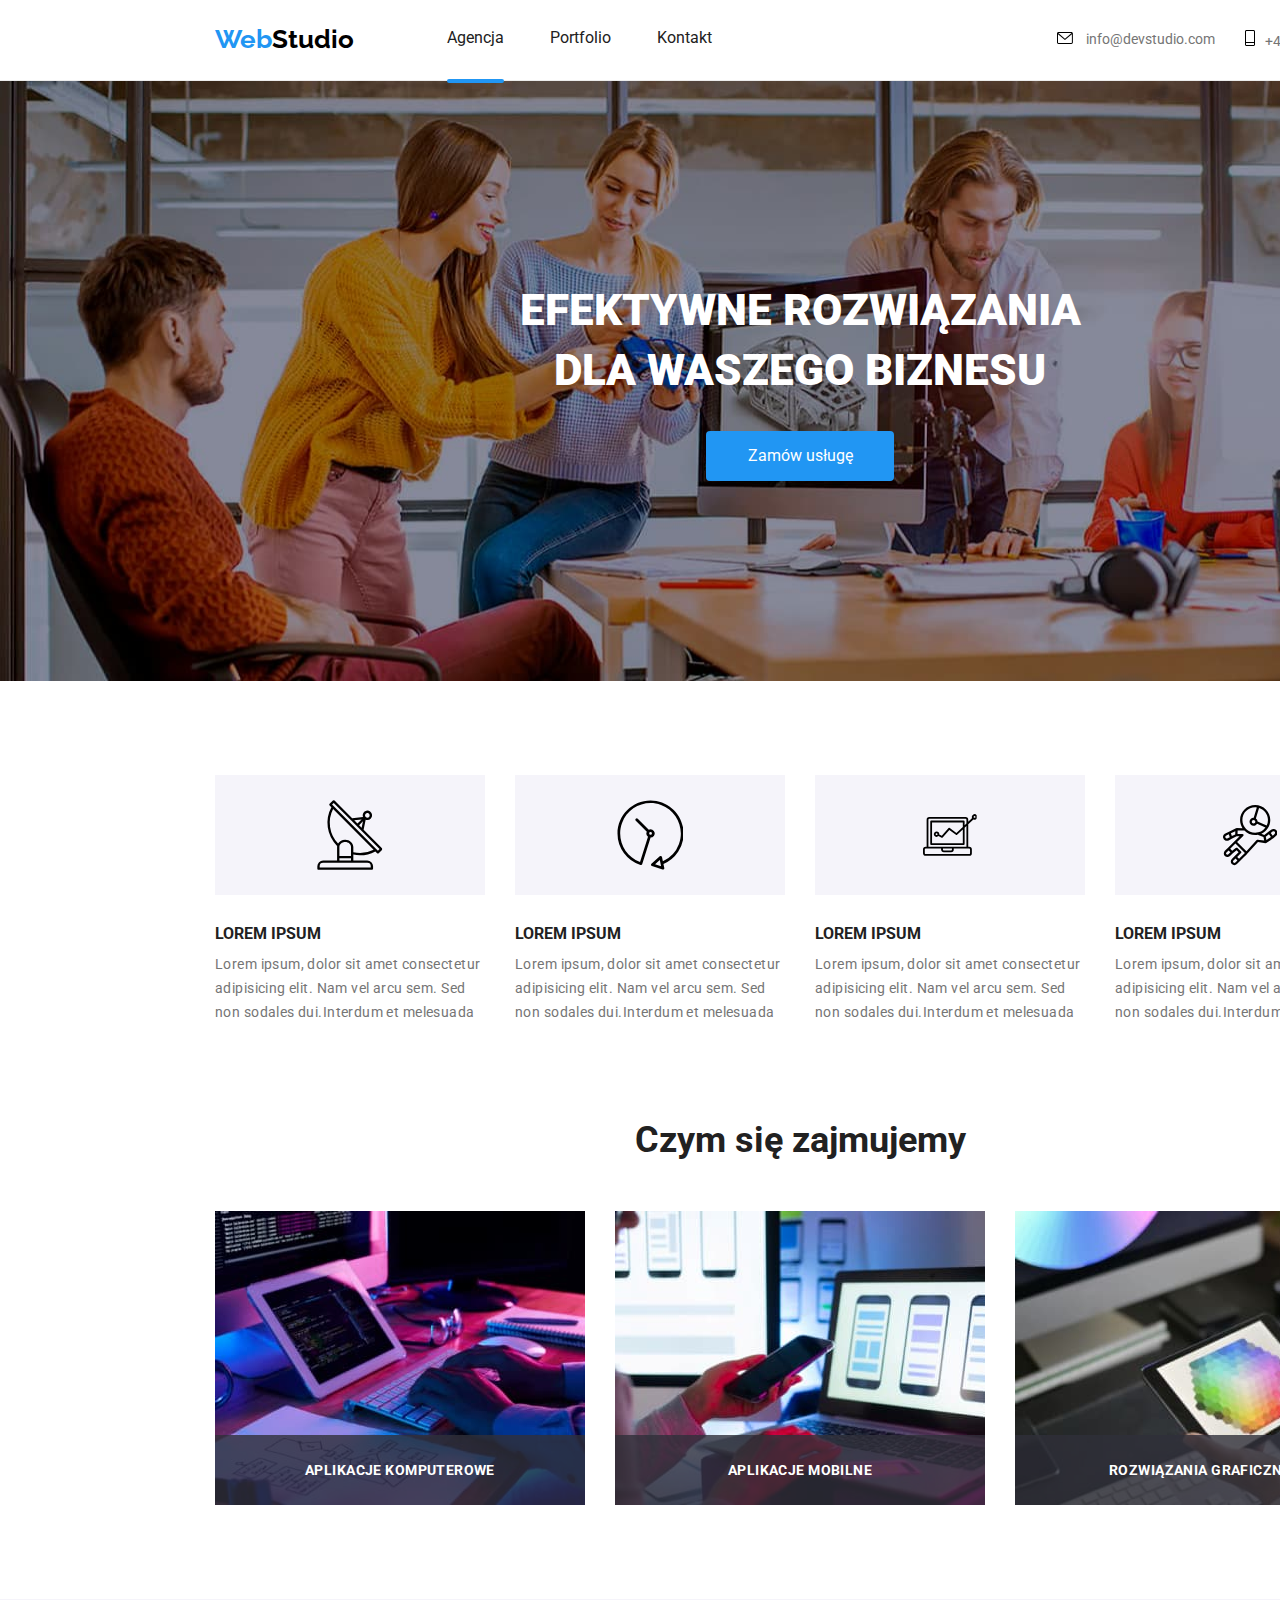
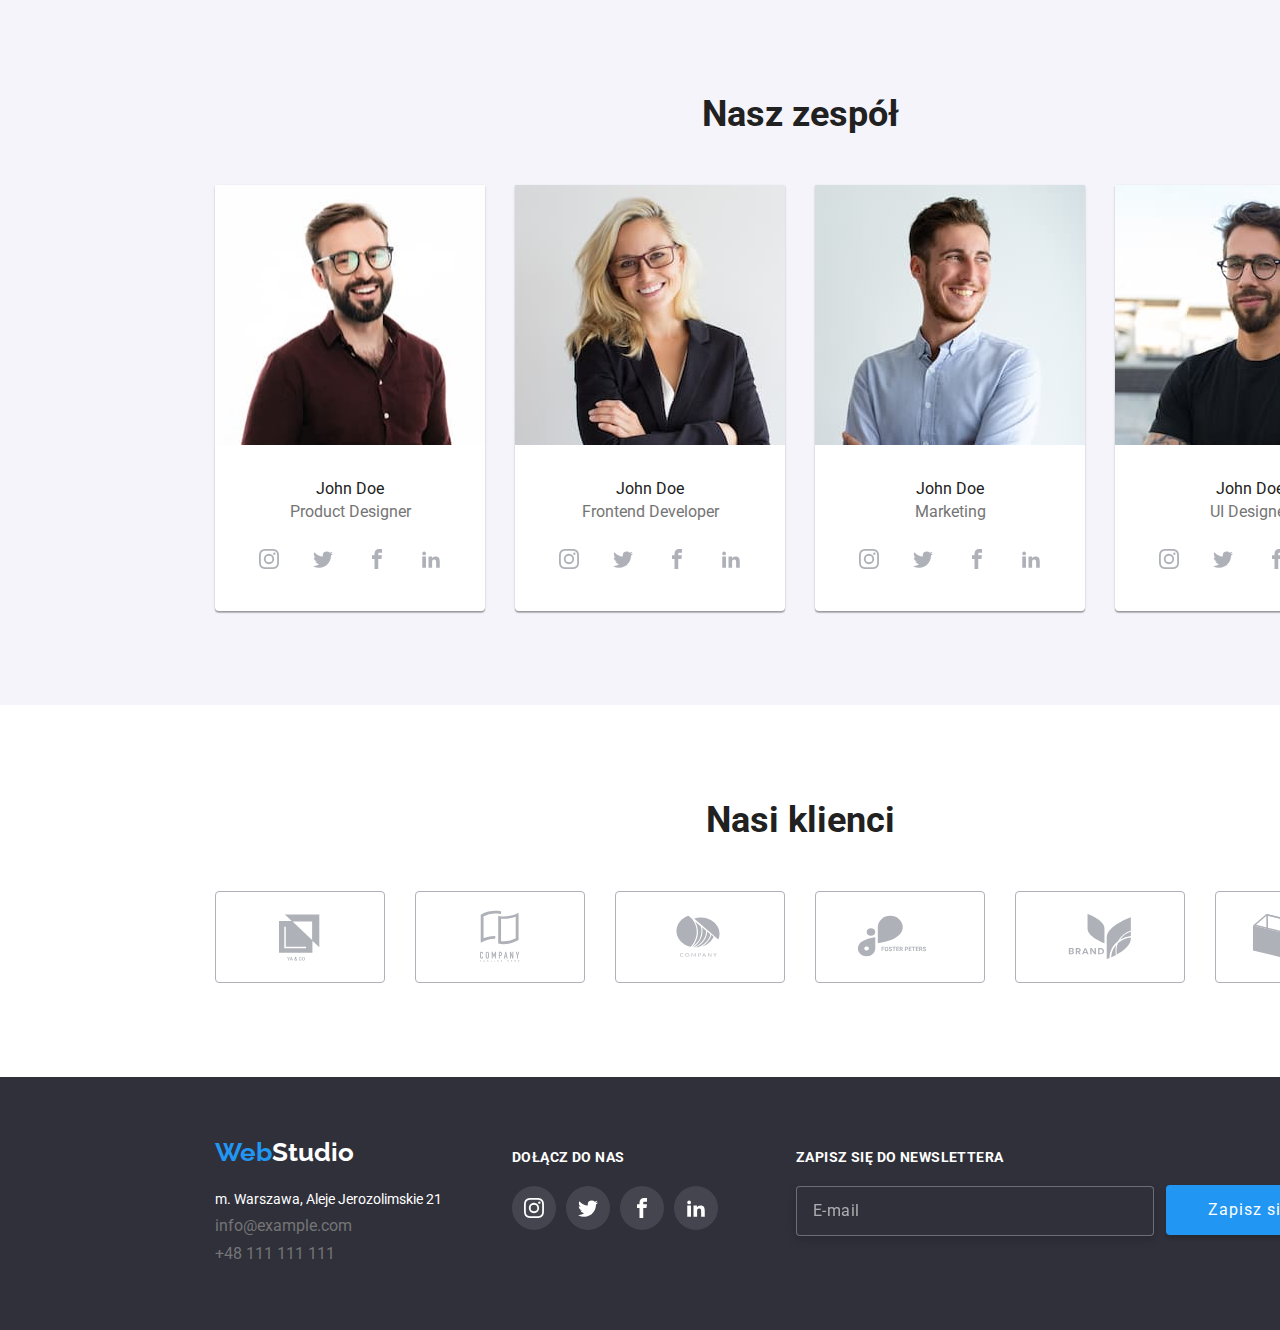
<file: index.html>
<!DOCTYPE html>
<html lang="pl">
  <head>
    <meta charset="UTF-8" />
    <link
      rel="stylesheet"
      href="https://cdnjs.cloudflare.com/ajax/libs/modern-normalize/1.1.0/modern-normalize.min.css"
    />
    <link rel="stylesheet" href="css/styles.css" />
    <link
      href="https://fonts.googleapis.com/css2?family=Raleway:wght@700&family=Roboto:wght@400;500;700;900&display=swap"
      rel="stylesheet"
    />
    <title>Main page</title>
  </head>
  <body>
    <header class="header-border">
      <div class="container">
        <div class="header-container">
          <ul class="left-header-container">
            <li>
              <a class="paragraph" href="index.html"
                >Web<span class="black-text">Studio</span></a
              >
            </li>
          </ul>
          <ul class="mid-header-container">
            <li>
              <a class="menu current" href="Agencja">Agencja</a>
            </li>
            <li><a class="menu" href="portfolio.html">Portfolio</a></li>
            <li><a class="menu" href="Kontakt">Kontakt</a></li>
          </ul>
          <ul class="right-header-container">
            <li>
              <a class="mail_number" href="mailto:info@devstudio.com"
                ><svg width="16" height="12">
                  <use href="./images/icons.svg#icon-envelope-figma"></use>
                </svg>
                info@devstudio.com</a
              >
            </li>
            <li>
              <a class="mail_number" href="tel:48111111111">
                <svg width="10" height="16">
                  <use
                    href="./images/icons.svg#icon-telephone-figma"
                  ></use></svg
                >+48 111 111 111</a
              >
            </li>
          </ul>
        </div>
      </div>
    </header>
    <main>
      <section class="banner-container">
        <div class="container">
          <div class="header-button-container">
            <h1 class="header_1">
              EFEKTYWNE ROZWIĄZANIA <br />
              DLA WASZEGO BIZNESU
            </h1>
            <button class="active" type="button" data-modal-open>
              Zamów usługę
            </button>
          </div>
        </div>
      </section>
      <section class="lorem-ipsum">
        <div class="container">
          <ul class="lorem-list">
            <li>
              <div class="lorem-image-container">
                <svg width="65.32" height="70">
                  <use href="./images/icons.svg#icon-lorem-1"></use>
                </svg>
              </div>
              <h4 class="header_4">LOREM IPSUM</h4>
              <p class="lorem">
                Lorem ipsum, dolor sit amet consectetur adipisicing elit. Nam
                vel arcu sem. Sed non sodales dui.Interdum et melesuada
              </p>
            </li>
            <li>
              <div class="lorem-image-container">
                <svg width="66.96" height="70">
                  <use href="./images/icons.svg#icon-lorem-2"></use>
                </svg>
              </div>
              <h4 class="header_4">LOREM IPSUM</h4>
              <p class="lorem">
                Lorem ipsum, dolor sit amet consectetur adipisicing elit. Nam
                vel arcu sem. Sed non sodales dui.Interdum et melesuada
              </p>
            </li>
            <li>
              <div class="lorem-image-container">
                <svg width="53.69" height="70">
                  <use href="./images/icons.svg#icon-lorem-3"></use>
                </svg>
              </div>
              <h4 class="header_4">LOREM IPSUM</h4>
              <p class="lorem">
                Lorem ipsum, dolor sit amet consectetur adipisicing elit. Nam
                vel arcu sem. Sed non sodales dui.Interdum et melesuada
              </p>
            </li>
            <li>
              <div class="lorem-image-container">
                <svg width="54.83" height="70">
                  <use href="./images/icons.svg#icon-lorem-4"></use>
                </svg>
              </div>
              <h4 class="header_4">LOREM IPSUM</h4>
              <p class="lorem">
                Lorem ipsum, dolor sit amet consectetur adipisicing elit. Nam
                vel arcu sem. Sed non sodales dui.Interdum et melesuada
              </p>
            </li>
          </ul>
        </div>
      </section>
      <section class="projects">
        <div class="container">
          <h2 class="header_2">Czym się zajmujemy</h2>
          <ul class="projects-list">
            <li>
              <div class="project-signature-container">
                <p class="project-signature">APLIKACJE KOMPUTEROWE</p>
              </div>
              <img
                class="project-image"
                src="images/Projekt-1.jpg"
                alt="1"
                width="370"
                height="294"
              />
            </li>
            <li>
              <div class="project-signature-container">
                <p class="project-signature">APLIKACJE MOBILNE</p>
              </div>
              <img
                class="project-image"
                src="images/Projekt-2.jpg"
                alt="2"
                width="370"
                height="294"
              />
            </li>
            <li>
              <div class="project-signature-container">
                <p class="project-signature">ROZWIĄZANIA GRAFICZNE</p>
              </div>
              <img
                class="project-image"
                src="images/Projekt-3.jpg"
                alt="3"
                width="370"
                height="294"
              />
            </li>
          </ul>
        </div>
      </section>
      <section class="our-team">
        <div class="container">
          <h2 class="header_2">Nasz zespół</h2>
          <ul class="people-list">
            <li>
              <figure class="people-pictures">
                <img
                  src="images/Product-Designer.jpg"
                  alt="John Doe Product Designer"
                  width="270"
                  height="260"
                />
                <figcaption class="picture_index">
                  John Doe<br /><span class="grey-text"> Product Designer</span>
                  <div class="social-media-people-container">
                    <div class="social-media-people">
                      <svg class="social-media-people-icon">
                        <use href="./images/icons.svg#icon-instagram"></use>
                      </svg>
                    </div>
                    <div class="social-media-people">
                      <svg class="social-media-people-icon">
                        <use href="./images/icons.svg#icon-twitter"></use>
                      </svg>
                    </div>
                    <div class="social-media-people">
                      <svg class="social-media-people-icon">
                        <use href="./images/icons.svg#icon-facebook"></use>
                      </svg>
                    </div>
                    <div class="social-media-people">
                      <svg class="social-media-people-icon">
                        <use href="./images/icons.svg#icon-linkedin2"></use>
                      </svg>
                    </div>
                  </div>
                </figcaption>
              </figure>
            </li>
            <li>
              <figure class="people-pictures">
                <img
                  src="images/Frontend-Developer.jpg"
                  alt="John Doe Frontend Developer"
                  width="270"
                  height="260"
                />
                <figcaption class="picture_index">
                  John Doe<br /><span class="grey-text">
                    Frontend Developer</span
                  >
                  <div class="social-media-people-container">
                    <div class="social-media-people">
                      <svg class="social-media-people-icon">
                        <use href="./images/icons.svg#icon-instagram"></use>
                      </svg>
                    </div>
                    <div class="social-media-people">
                      <svg class="social-media-people-icon">
                        <use href="./images/icons.svg#icon-twitter"></use>
                      </svg>
                    </div>
                    <div class="social-media-people">
                      <svg class="social-media-people-icon">
                        <use href="./images/icons.svg#icon-facebook"></use>
                      </svg>
                    </div>
                    <div class="social-media-people">
                      <svg class="social-media-people-icon">
                        <use href="./images/icons.svg#icon-linkedin2"></use>
                      </svg>
                    </div>
                  </div>
                </figcaption>
              </figure>
            </li>
            <li>
              <figure class="people-pictures">
                <img
                  src="images/Marketing.jpg"
                  alt="John Doe Marketing"
                  width="270"
                  height="260"
                />
                <figcaption class="picture_index">
                  John Doe<br /><span class="grey-text"> Marketing</span>
                  <div class="social-media-people-container">
                    <div class="social-media-people">
                      <svg class="social-media-people-icon">
                        <use href="./images/icons.svg#icon-instagram"></use>
                      </svg>
                    </div>
                    <div class="social-media-people">
                      <svg class="social-media-people-icon">
                        <use href="./images/icons.svg#icon-twitter"></use>
                      </svg>
                    </div>
                    <div class="social-media-people">
                      <svg class="social-media-people-icon">
                        <use href="./images/icons.svg#icon-facebook"></use>
                      </svg>
                    </div>
                    <div class="social-media-people">
                      <svg class="social-media-people-icon">
                        <use href="./images/icons.svg#icon-linkedin2"></use>
                      </svg>
                    </div>
                  </div>
                </figcaption>
              </figure>
            </li>
            <li>
              <figure class="people-pictures">
                <img
                  src="images/UI-Designer.jpg"
                  alt="John Doe UI Designer"
                  width="270"
                  height="260"
                />
                <figcaption class="picture_index">
                  John Doe<br /><span class="grey-text"> UI Designer</span>
                  <div class="social-media-people-container">
                    <div class="social-media-people">
                      <svg class="social-media-people-icon">
                        <use href="./images/icons.svg#icon-instagram"></use>
                      </svg>
                    </div>
                    <div class="social-media-people">
                      <svg class="social-media-people-icon">
                        <use href="./images/icons.svg#icon-twitter"></use>
                      </svg>
                    </div>
                    <div class="social-media-people">
                      <svg class="social-media-people-icon">
                        <use href="./images/icons.svg#icon-facebook"></use>
                      </svg>
                    </div>
                    <div class="social-media-people">
                      <svg class="social-media-people-icon">
                        <use href="./images/icons.svg#icon-linkedin2"></use>
                      </svg>
                    </div>
                  </div>
                </figcaption>
              </figure>
            </li>
          </ul>
        </div>
      </section>
      <section class="our-clients">
        <div class="container">
          <h2 class="header_2">Nasi klienci</h2>
          <div class="our-clients-images-container">
            <div class="our-clients-image">
              <svg class="our-client">
                <use href="./images/icons.svg#icon-our-clients-1"></use>
              </svg>
            </div>
            <div class="our-clients-image">
              <svg class="our-client">
                <use href="./images/icons.svg#icon-our-clients-2"></use>
              </svg>
            </div>
            <div class="our-clients-image">
              <svg class="our-client">
                <use href="./images/icons.svg#icon-our-clients-3"></use>
              </svg>
            </div>
            <div class="our-clients-image">
              <svg class="our-client">
                <use href="./images/icons.svg#icon-our-clients-4"></use>
              </svg>
            </div>
            <div class="our-clients-image">
              <svg class="our-client">
                <use href="./images/icons.svg#icon-our-clients-5"></use>
              </svg>
            </div>
            <div class="our-clients-image">
              <svg class="our-client">
                <use href="./images/icons.svg#icon-our-clients-6"></use>
              </svg>
            </div>
          </div>
        </div>
      </section>
    </main>
    <footer class="footer-container">
      <div class="container">
        <div class="inside-footer-container">
          <ul class="footer-list">
            <li>
              <a class="paragraph" href="index.html"
                >Web<span class="footer-white-text">Studio</span></a
              >
            </li>
            <li>
              <address class="white-text">
                m. Warszawa, Aleje Jerozolimskie 21
              </address>
            </li>
            <li>
              <address>
                <a class="footer_mail_number" href="mailto:info@example.com"
                  >info@example.com</a
                >
              </address>
            </li>
            <li>
              <address>
                <a class="footer_mail_number" href="tel:48111111111"
                  >+48 111 111 111</a
                >
              </address>
            </li>
          </ul>
          <div class="join-us-container">
            <h3 class="header-3">DOŁĄCZ DO NAS</h3>
            <div class="social-media-container">
              <div class="social-media">
                <svg class="social-media-icon">
                  <use href="./images/icons.svg#icon-instagram"></use>
                </svg>
              </div>
              <div class="social-media">
                <svg class="social-media-icon">
                  <use href="./images/icons.svg#icon-twitter"></use>
                </svg>
              </div>
              <div class="social-media">
                <svg class="social-media-icon">
                  <use href="./images/icons.svg#icon-facebook"></use>
                </svg>
              </div>
              <div class="social-media">
                <svg class="social-media-icon">
                  <use href="./images/icons.svg#icon-linkedin2"></use>
                </svg>
              </div>
            </div>
          </div>
          <div class="newsletter-container">
            <form>
              <div class="form-container">
                <label class="newsletter-label">
                  <span class="newsletter">ZAPISZ SIĘ DO NEWSLETTERA</span>
                  <input
                    class="newsletter-input"
                    type="email"
                    name="email-newsletter"
                    placeholder="E-mail"
                  />
                </label>
                <button type="submit" class="newsletter-button">
                  Zapisz się
                  <svg class="submit-svg">
                    <use href="./images/icons.svg#icon-icon-send"></use>
                  </svg>
                </button>
              </div>
            </form>
          </div>
        </div>
      </div>
    </footer>
    <div class="backdrop is-hidden" data-modal>
      <div class="modal">
        <button type="button" class="close-btn" data-modal-close>
          <svg class="cross">
            <use href="./images/icons.svg#icon-close"></use>
          </svg>
        </button>
        <p class="form-header">Zostaw swoje dane w formularzu poniżej</p>
        <div class="modal-form-container">
          <form class="data-form">
            <label>
              <span class="form-describe">Imie</span>
              <input class="form-input" type="text" name="name" />
            </label>
            <svg class="person-icon">
              <use href="./images/icons.svg#icon-person"></use>
            </svg>
          </form>
          <form class="telephone-form">
            <label>
              <span class="form-describe">Telefon</span>
              <input class="form-input" type="tel" name="telephone" />
            </label>
            <svg class="telephone-icon">
              <use href="./images/icons.svg#icon-phone"></use>
            </svg>
          </form>
          <form class="email-form">
            <label>
              <span class="form-describe">Email</span>
              <input class="form-input" type="email" name="email" />
            </label>
            <svg class="email-icon">
              <use href="./images/icons.svg#icon-email"></use>
            </svg>
          </form>
          <form class="textarea-form">
            <label>
              <span class="form-describe">Komentarz</span>
              <textarea
                class="textarea"
                placeholder="Wprowadź tekst"
              ></textarea>
            </label>
          </form>
          <form>
            <label>
              <input
                class="regulations-input"
                id="regulations-input"
                type="checkbox"
                name="regulations"
              />
              <span class="regulations-text"
                >Oświadczam iż akceptuję
                <span class="regulations-underlined-text">Regulamin</span> i
                <span class="regulations-underlined-text"
                  >Politykę Prywatności</span
                ></span
              >
            </label>
          </form>
          <button class="form-modal-button" type="submit">Wyślij</button>
        </div>
      </div>
    </div>
    <script src="./js/modal.js"></script>
  </body>
</html>
</file>
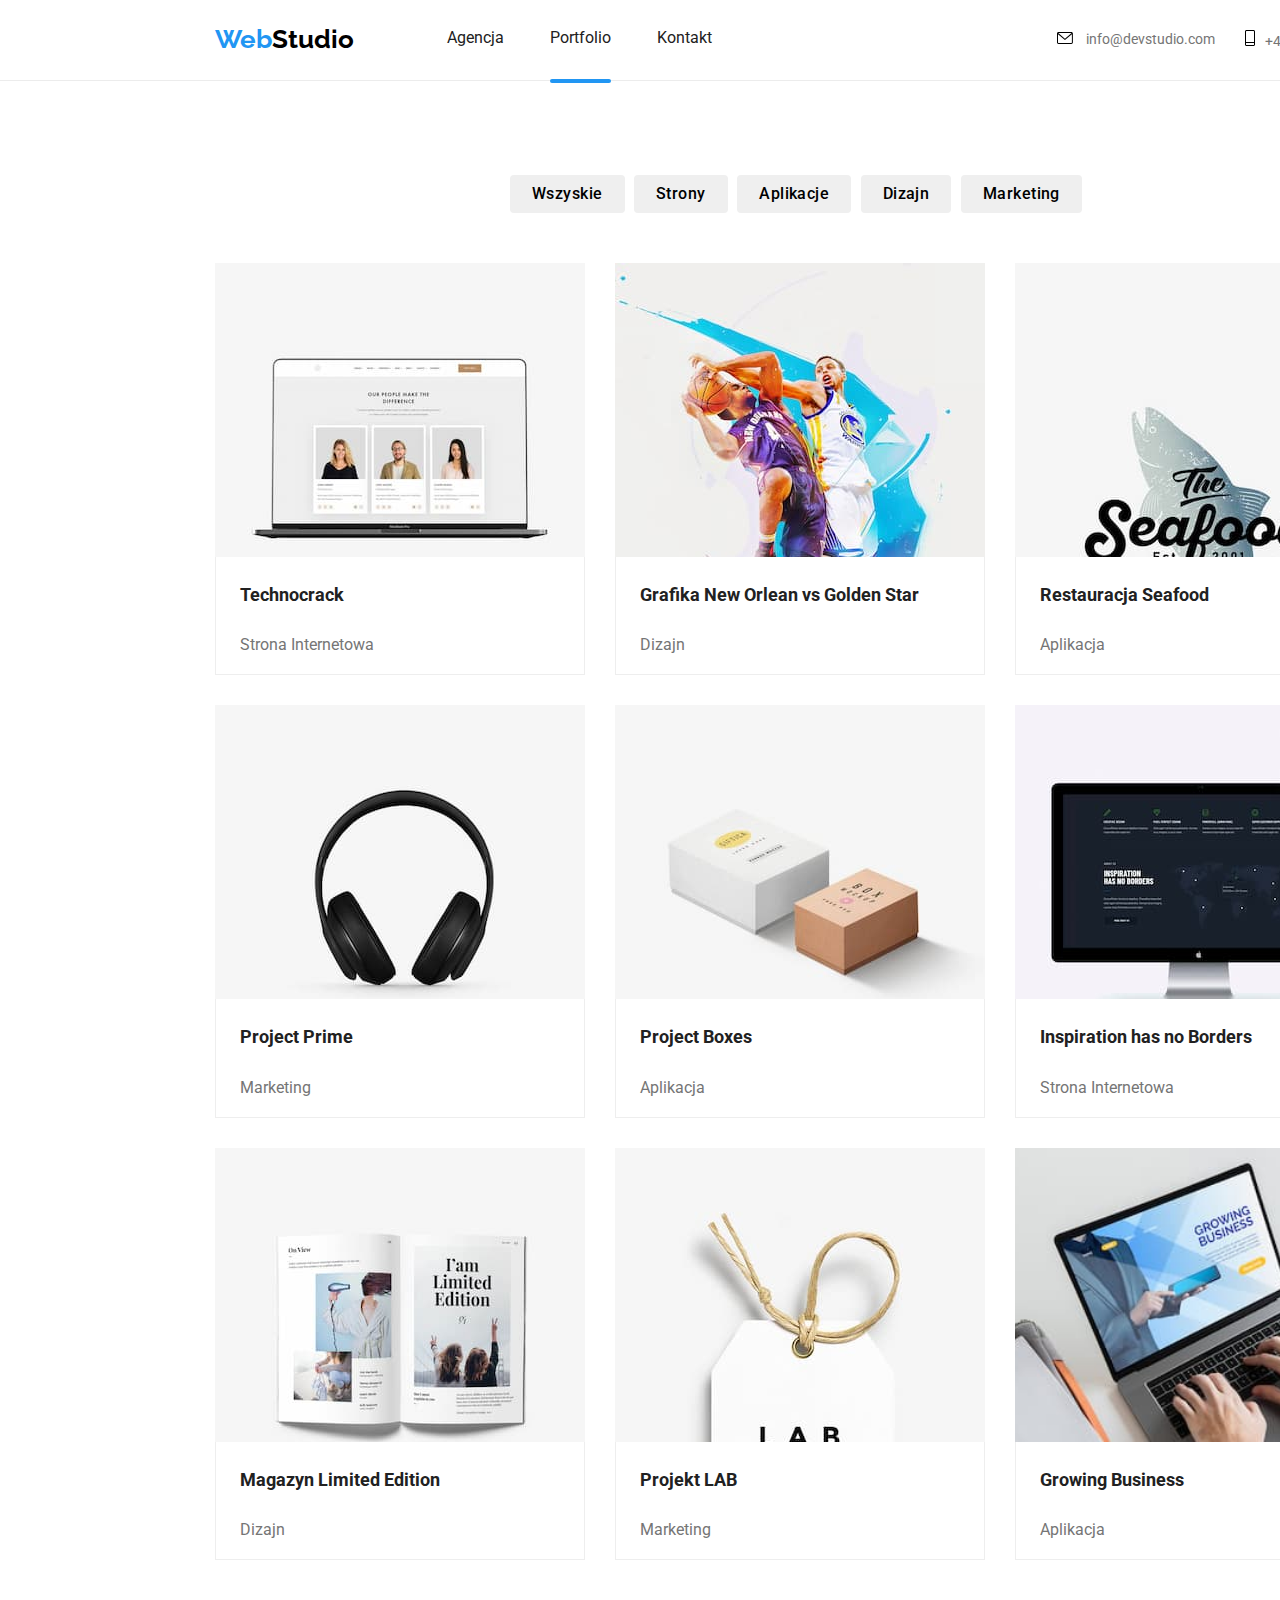
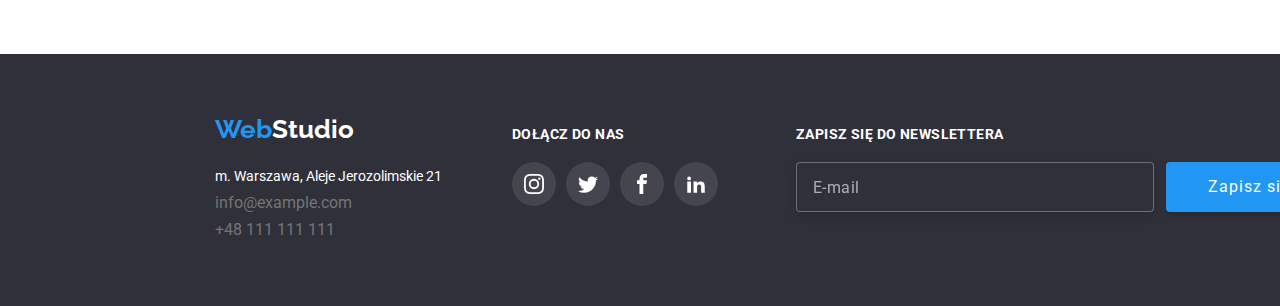
<file: portfolio.html>
<!DOCTYPE html>
<html lang="pl">
  <head>
    <meta charset="UTF-8" />
    <link
      rel="stylesheet"
      href="https://cdnjs.cloudflare.com/ajax/libs/modern-normalize/1.1.0/modern-normalize.min.css"
    />
    <link rel="stylesheet" href="css/styles.css" />
    <link
      href="https://fonts.googleapis.com/css2?family=Raleway:wght@700&family=Roboto:wght@400;500;700;900&display=swap"
      rel="stylesheet"
    />
    <title>Portfolio</title>
  </head>
  <body>
    <header class="header-border">
      <div class="container">
        <div class="header-container">
          <ul class="left-header-container">
            <li>
              <a class="paragraph" href="index.html"
                >Web<span class="black-text">Studio</span></a
              >
            </li>
          </ul>
          <ul class="mid-header-container">
            <li><a class="menu" href="Agencja">Agencja</a></li>
            <li><a class="menu current" href="portfolio.html">Portfolio</a></li>
            <li><a class="menu" href="Kontakt">Kontakt</a></li>
          </ul>
          <ul class="right-header-container">
            <li>
              <a class="mail_number" href="mailto:info@devstudio.com"
                ><svg width="16" height="12">
                  <use href="./images/icons.svg#icon-envelope-figma"></use>
                </svg>
                info@devstudio.com</a
              >
            </li>
            <li>
              <a class="mail_number" href="tel:48111111111">
                <svg width="10" height="16">
                  <use
                    href="./images/icons.svg#icon-telephone-figma"
                  ></use></svg
                >+48 111 111 111</a
              >
            </li>
          </ul>
        </div>
      </div>
    </header>
    <main>
      <div class="buttons-container">
        <div class="buttons">
          <button class="hover-button" type="button">Wszyskie</button>
          <button class="hover-button" type="button">Strony</button>
          <button class="hover-button" type="button">Aplikacje</button>
          <button class="hover-button" type="button">Dizajn</button>
          <button class="hover-button" type="button">Marketing</button>
        </div>
      </div>
      <div class="net-container">
        <ul class="net-list">
          <li class="card">
            <figure>
              <div class="card-container">
                <p class="img-animation">
                  Technocrack jest popularną platformą wykorzystywaną do
                  rozpowszechniania koronawirusa. Firmy wykorzystują tę
                  platformę do celów szpiegowskich i ataków na niezabezpieczone
                  serwery konkurencji
                </p>
                <img
                  class="img-block"
                  src="images/Technocrack.jpg"
                  alt="Technocrack Strona Internetowa"
                  width="370"
                  height="294"
                />
              </div>
              <figcaption class="figcaption-settings">
                <span class="portfolio">Technocrack</span><br /><span
                  class="grey-text"
                >
                  Strona Internetowa</span
                >
              </figcaption>
            </figure>
          </li>
          <li class="card">
            <figure>
              <div class="card-container">
                <p class="img-animation">
                  Technocrack jest popularną platformą wykorzystywaną do
                  rozpowszechniania koronawirusa. Firmy wykorzystują tę
                  platformę do celów szpiegowskich i ataków na niezabezpieczone
                  serwery konkurencji
                </p>
                <img
                  class="img-block"
                  src="images/New-Orlean.jpg"
                  alt="Grafika New Orlean vs Golden Star Dizajn"
                  width="370"
                  height="294"
                />
              </div>
              <figcaption class="figcaption-settings">
                <span class="portfolio">Grafika New Orlean vs Golden Star</span
                ><br /><span class="grey-text"> Dizajn</span>
              </figcaption>
            </figure>
          </li>
          <li class="card">
            <figure>
              <div class="card-container">
                <p class="img-animation">
                  Technocrack jest popularną platformą wykorzystywaną do
                  rozpowszechniania koronawirusa. Firmy wykorzystują tę
                  platformę do celów szpiegowskich i ataków na niezabezpieczone
                  serwery konkurencji
                </p>
                <img
                  class="img-block"
                  src="images/Seafood.jpg"
                  alt="Restauracja Seafood Aplikacja"
                  width="370"
                  height="294"
                />
              </div>
              <figcaption class="figcaption-settings">
                <span class="portfolio">Restauracja Seafood</span><br /><span
                  class="grey-text"
                >
                  Aplikacja</span
                >
              </figcaption>
            </figure>
          </li>
          <li class="card">
            <figure>
              <div class="card-container">
                <p class="img-animation">
                  Technocrack jest popularną platformą wykorzystywaną do
                  rozpowszechniania koronawirusa. Firmy wykorzystują tę
                  platformę do celów szpiegowskich i ataków na niezabezpieczone
                  serwery konkurencji
                </p>
                <img
                  class="img-block"
                  src="images/Projekt-Prime.jpg"
                  alt="Project Prime Marketing"
                  width="370"
                  height="294"
                />
              </div>
              <figcaption class="figcaption-settings">
                <span class="portfolio">Project Prime</span><br /><span
                  class="grey-text"
                >
                  Marketing</span
                >
              </figcaption>
            </figure>
          </li>
          <li class="card">
            <figure>
              <div class="card-container">
                <p class="img-animation">
                  Technocrack jest popularną platformą wykorzystywaną do
                  rozpowszechniania koronawirusa. Firmy wykorzystują tę
                  platformę do celów szpiegowskich i ataków na niezabezpieczone
                  serwery konkurencji
                </p>
                <img
                  class="img-block"
                  src="images/Boxes.jpg"
                  alt="Project Boxes Aplikacja"
                  width="370"
                  height="294"
                />
              </div>
              <figcaption class="figcaption-settings">
                <span class="portfolio">Project Boxes</span><br /><span
                  class="grey-text"
                >
                  Aplikacja</span
                >
              </figcaption>
            </figure>
          </li>
          <li class="card">
            <figure>
              <div class="card-container">
                <p class="img-animation">
                  Technocrack jest popularną platformą wykorzystywaną do
                  rozpowszechniania koronawirusa. Firmy wykorzystują tę
                  platformę do celów szpiegowskich i ataków na niezabezpieczone
                  serwery konkurencji
                </p>
                <img
                  class="img-block"
                  src="images/Inspiration.jpg"
                  alt="Inspiration has no Borders Strona Internetowa"
                  width="370"
                  height="294"
                />
              </div>
              <figcaption class="figcaption-settings">
                <span class="portfolio">Inspiration has no Borders</span
                ><br /><span class="grey-text"> Strona Internetowa</span>
              </figcaption>
            </figure>
          </li>
          <li class="card">
            <figure>
              <div class="card-container">
                <p class="img-animation">
                  Technocrack jest popularną platformą wykorzystywaną do
                  rozpowszechniania koronawirusa. Firmy wykorzystują tę
                  platformę do celów szpiegowskich i ataków na niezabezpieczone
                  serwery konkurencji
                </p>
                <img
                  class="img-block"
                  src="images/Magazyn.jpg"
                  alt="Magazyn Limited Edition Dizajn"
                  width="370"
                  height="294"
                />
              </div>
              <figcaption class="figcaption-settings">
                <span class="portfolio">Magazyn Limited Edition</span
                ><br /><span class="grey-text">Dizajn</span>
              </figcaption>
            </figure>
          </li>
          <li class="card">
            <figure>
              <div class="card-container">
                <p class="img-animation">
                  Technocrack jest popularną platformą wykorzystywaną do
                  rozpowszechniania koronawirusa. Firmy wykorzystują tę
                  platformę do celów szpiegowskich i ataków na niezabezpieczone
                  serwery konkurencji
                </p>
                <img
                  class="img-block"
                  src="images/Projekt-LAB.jpg"
                  alt="Projekt LAB Marketing"
                  width="370"
                  height="294"
                />
              </div>
              <figcaption class="figcaption-settings">
                <span class="portfolio">Projekt LAB</span><br /><span
                  class="grey-text"
                >
                  Marketing</span
                >
              </figcaption>
            </figure>
          </li>
          <li class="card">
            <figure>
              <div class="card-container">
                <p class="img-animation">
                  Technocrack jest popularną platformą wykorzystywaną do
                  rozpowszechniania koronawirusa. Firmy wykorzystują tę
                  platformę do celów szpiegowskich i ataków na niezabezpieczone
                  serwery konkurencji
                </p>
                <img
                  class="img-block"
                  src="images/Growing-Business.jpg"
                  alt="Growing Business Aplikacja"
                  width="370"
                  height="294"
                />
              </div>
              <figcaption class="figcaption-settings">
                <span class="portfolio">Growing Business </span><br /><span
                  class="grey-text"
                >
                  Aplikacja</span
                >
              </figcaption>
            </figure>
          </li>
        </ul>
      </div>
    </main>
    <footer class="footer-container">
      <div class="container">
        <div class="inside-footer-container">
          <ul class="footer-list">
            <li>
              <a class="paragraph" href="index.html"
                >Web<span class="footer-white-text">Studio</span></a
              >
            </li>
            <li>
              <address class="white-text">
                m. Warszawa, Aleje Jerozolimskie 21
              </address>
            </li>
            <li>
              <address>
                <a class="footer_mail_number" href="mailto:info@example.com"
                  >info@example.com</a
                >
              </address>
            </li>
            <li>
              <address>
                <a class="footer_mail_number" href="tel:48111111111"
                  >+48 111 111 111</a
                >
              </address>
            </li>
          </ul>
          <div class="join-us-container">
            <h3 class="header-3">DOŁĄCZ DO NAS</h3>
            <div class="social-media-container">
              <div class="social-media">
                <svg class="social-media-icon">
                  <use href="./images/icons.svg#icon-instagram"></use>
                </svg>
              </div>
              <div class="social-media">
                <svg class="social-media-icon">
                  <use href="./images/icons.svg#icon-twitter"></use>
                </svg>
              </div>
              <div class="social-media">
                <svg class="social-media-icon">
                  <use href="./images/icons.svg#icon-facebook"></use>
                </svg>
              </div>
              <div class="social-media">
                <svg class="social-media-icon">
                  <use href="./images/icons.svg#icon-linkedin2"></use>
                </svg>
              </div>
            </div>
          </div>
          <div class="newsletter-container">
            <form>
              <div class="form-container">
                <label class="newsletter-label">
                  <span class="newsletter">ZAPISZ SIĘ DO NEWSLETTERA</span>
                  <input
                    class="newsletter-input"
                    type="email"
                    name="email-newsletter"
                    placeholder="E-mail"
                  />
                </label>
                <button type="submit" class="newsletter-button">
                  Zapisz się
                  <svg class="submit-svg">
                    <use href="./images/icons.svg#icon-icon-send"></use>
                  </svg>
                </button>
              </div>
            </form>
          </div>
        </div>
      </div>
    </footer>
  </body>
</html>
</file>
<file: css/styles.css>
body {
  font-family: "Roboto", "Raleway", sans-serif;
  color: #212121;
  margin: 0 auto;
  padding: 0;
  width: 1600px;
}
* {
  margin: 0;
  padding: 0;
}
.container {
  box-sizing: border-box;
  width: 1200px;
  margin: 0 auto;
  padding: 0 15px;
}

/* header section */

.header-border {
  box-sizing: border-box;
  border-bottom: 1px solid;
  border-bottom-color: #ececec;
}
.header-container {
  box-sizing: border-box;
  display: flex;
  flex-direction: row;
  align-items: center;
}
.left-header-container {
  box-sizing: border-box;
  list-style: none;
  display: flex;
  align-items: flex-start;
  padding: 24px 0 25px 0;
}
.mid-header-container {
  box-sizing: border-box;
  list-style: none;
  display: flex;
  flex-direction: row;
  align-items: flex-start;
  padding-left: 93px;
  gap: 46px;
}
.right-header-container {
  box-sizing: border-box;
  list-style: none;
  display: flex;
  flex-direction: row;
  align-items: flex-start;
  padding: 0 0 0 345px;
  gap: 30px;
}
.paragraph {
  text-decoration: none;
  line-height: 1.14;
}
.menu:visited {
  color: #212121;
}
.current::after {
  display: block;
  width: 100%;
  height: 4px;
  background-color: #2196f3;
  border-radius: 2px;
  content: "";
  position: relative;
  top: 32px;
}
.paragraph {
  color: #2196f3;
  font-family: "Raleway";
  font-size: 26px;
  font-weight: 700;
  line-height: 1.19;
}
.paragraph .black-text {
  color: #000000;
  font-family: "Raleway";
  font-size: 26px;
  font-weight: 700;
  line-height: 1.19;
}
.menu {
  text-decoration: none;
  color: #212121;
}
.menu:hover {
  color: #2196f3;
  transition: cubic-bezier(0.4, 0, 0.2, 1);
  transition-duration: 250ms;
}
.mail_number {
  font-size: 14px;
  color: #757575;
  text-decoration: none;
}
.mail_number:hover {
  color: #2196f3;
  fill: #2196f3;
  transition: cubic-bezier(0.4, 0, 0.2, 1);
  transition-duration: 250ms;
}
.mail_number svg {
  margin-right: 10px;
}

/* header section */

/* banner section */

.banner-container {
  box-sizing: border-box;
  background-image: url("./../images/Background.jpg");
  background-repeat: no-repeat;
  background-size: cover;
  background-color: #2f303a66;
  padding: 200px 0;
}
.header-button-container {
  box-sizing: border-box;
  display: flex;
  flex-direction: column;
  align-items: center;
}
.header_1 {
  box-sizing: border-box;
  display: flex;
  align-items: center;
  justify-content: center;
  color: #ffffff;
  text-align: center;
  font-weight: 900;
  font-size: 44px;
  line-height: 1.36;
}
.active {
  box-sizing: border-box;
  display: flex;
  align-items: center;
  justify-content: center;
  border-radius: 4px;
  background-color: #2196f3;
  color: #ffffff;
  font-size: 16px;
  line-height: 1.875;
  cursor: pointer;
  margin-top: 30px;
  padding: 10px 41px 10px 42px;
  border: none;
}

/* banner section */

/* lorem section */

.lorem-ipsum {
  box-sizing: border-box;
  padding-bottom: 94px;
}
.lorem-images-container {
  box-sizing: border-box;
  display: flex;
  gap: 30px;
  padding: 94px 0 30px 0;
}
.lorem-image-container {
  box-sizing: border-box;
  height: 120px;
  width: 270px;
  background-color: #f5f4fa;
  display: flex;
  align-items: center;
  justify-content: center;
  margin: 94px 0 30px 0;
}
.lorem-list {
  list-style: none;
  box-sizing: border-box;
  display: flex;
  flex-direction: row;
  gap: 30px;
}
.header_4 {
  font-weight: 700;
  line-height: 1.14;
  margin-bottom: 10px;
  margin-left: 0;
  margin-right: 0;
}
.lorem {
  color: #757575;
  line-height: 1.71;
  font-size: 14px;
  letter-spacing: 0.03em;
}

/* lorem section */

/* projects section */

.projects {
  box-sizing: border-box;
  padding-bottom: 94px;
}
.header_2 {
  box-sizing: border-box;
  margin-top: 0;
  margin-bottom: 50px;
  text-align: center;
  font-weight: 700;
  font-size: 36px;
  line-height: 1.17;
}
.projects-list {
  list-style: none;
  box-sizing: border-box;
  display: flex;
  flex-direction: row;
  justify-content: space-between;
  position: relative;
}
.project-signature-container {
  box-sizing: border-box;
  display: flex;
  width: 370px;
  height: 70px;
  justify-content: center;
  align-items: center;
  background-color: rgba(47, 48, 58, 0.8);
  position: absolute;
  bottom: 0;
}
.project-signature {
  font-weight: 700;
  font-size: 14px;
  line-height: 1.17;
  letter-spacing: 0.03em;
  color: #ffffff;
}
.project-image {
  display: block;
}
/* projects section */

/* our team section */

.our-team {
  box-sizing: border-box;
  background-color: #f5f4fa;
  padding-top: 94px;
  padding-bottom: 94px;
}
.people-pictures {
  box-shadow: 0px 1px 3px rgba(0, 0, 0, 0.12), 0px 1px 1px rgba(0, 0, 0, 0.14),
    0px 2px 1px rgba(0, 0, 0, 0.2);
  border-bottom-left-radius: 4px;
  border-bottom-right-radius: 4px;
  background-color: #ffffff;
}
.people-list {
  list-style: none;
  box-sizing: border-box;
  display: flex;
  justify-content: space-between;
}
.picture_index {
  box-sizing: border-box;
  display: flex;
  flex-direction: column;
  align-items: center;
  justify-content: center;
  padding-top: 30px;
  padding-bottom: 30px;
  font-size: 16px;
  line-height: 1.1875;
}
.grey-text {
  color: #757575;
  line-height: 1.1875;
  padding-top: 4px;
}
.social-media-people-container {
  box-sizing: border-box;
  display: flex;
  gap: 10px;
  margin-top: 16px;
}
.social-media-people {
  box-sizing: border-box;
  display: flex;
  width: 44px;
  height: 44px;
  border-radius: 50%;
  align-items: center;
  justify-content: center;
  background-color: #ffffff;
}
.social-media-people-icon {
  width: 20px;
  height: 20px;
  fill: #afb1b8;
}
.social-media-people:hover {
  background-color: #2196f3;
  transition: cubic-bezier(0.4, 0, 0.2, 1);
  transition-duration: 250ms;
  cursor: pointer;
}
.social-media-people:hover .social-media-people-icon {
  background-color: #2196f3;
  transition: cubic-bezier(0.4, 0, 0.2, 1);
  transition-duration: 250ms;
  fill: #ffffff;
  cursor: pointer;
}

/* our team section */

/* our clients section */

.our-clients {
  box-sizing: border-box;
  padding-top: 94px;
}
.our-clients-images-container {
  box-sizing: border-box;
  display: flex;
  padding-bottom: 94px;
  gap: 30px;
}
.our-clients-image {
  box-sizing: border-box;
  display: flex;
  width: 170px;
  height: 92px;
  border: 1px solid #afb1b8;
  border-radius: 4px;
  align-items: center;
  justify-content: center;
}
.our-client {
  fill: #afb1b8;
  width: 106px;
  height: 60px;
}
.our-clients-image:hover {
  border-color: #2196f3;
  transition: cubic-bezier(0.4, 0, 0.2, 1);
  transition-duration: 250ms;
  cursor: pointer;
}
.our-clients-image:hover .our-client {
  fill: #2196f3;
  transition: cubic-bezier(0.4, 0, 0.2, 1);
  transition-duration: 250ms;
  cursor: pointer;
}
/* our clients section */

/* footer section */

.footer-container {
  box-sizing: border-box;
  background-color: #2f303a;
}
.inside-footer-container {
  box-sizing: border-box;
  display: flex;
}
.footer-list {
  padding-top: 60px;
  padding-bottom: 60px;
  list-style: none;
  box-sizing: border-box;
  display: flex;
  flex-direction: column;
}
.white-text {
  color: #ffffff;
  font-size: 14px;
  line-height: 1.71;
  margin-top: 20px;
  font-style: normal;
}
.footer_mail_number {
  margin-top: 9px;
  margin-bottom: 9px;
  color: #757575;
  line-height: 1.71;
  text-decoration: none;
  font-style: normal;
}
.footer_mail_number:hover {
  color: #2196f3;
  transition: cubic-bezier(0.4, 0, 0.2, 1);
  transition-duration: 250ms;
}
.footer-white-text {
  color: #ffffff;
  font-family: "Raleway";
  font-size: 26px;
  font-weight: 700;
  line-height: 1.19;
}
.join-us-container {
  box-sizing: border-box;
  display: flex;
  flex-direction: column;
  padding: 72px 0 100px 70px;
}
.header-3 {
  font-size: 14px;
  line-height: 1.17;
  font-weight: 700;
  letter-spacing: 0.03em;
  color: #ffffff;
}
.social-media-container {
  box-sizing: border-box;
  display: flex;
  gap: 10px;
  margin-top: 20px;
}
.social-media {
  box-sizing: border-box;
  display: flex;
  justify-content: center;
  align-items: center;
  height: 44px;
  width: 44px;
  border-radius: 50%;
  background-color: rgba(255, 255, 255, 0.1);
}
.social-media-icon {
  width: 20px;
  height: 20px;
  fill: #ffffff;
}
.social-media:hover {
  background-color: #2196f3;
  transition: cubic-bezier(0.4, 0, 0.2, 1);
  transition-duration: 250ms;
  cursor: pointer;
}
.newsletter-container {
  box-sizing: border-box;
  display: flex;
  flex-direction: column;
  padding: 72px 0 94px 78px;
}
.newsletter {
  display: block;
  color: #ffffff;
  font-weight: 700;
  font-size: 14px;
  line-height: 1.17;
  letter-spacing: 0.03em;
  margin-bottom: 20px;
}
.form-container {
  box-sizing: border-box;
  display: flex;
  flex-direction: row;
}
.newsletter-input {
  padding: 15px 295px 15px 16px;
  background-color: #2f303a;
  font-size: 16px;
  line-height: 1.25;
  letter-spacing: 0.03em;
  border: 1px solid rgba(255, 255, 255, 0.3);
  filter: drop-shadow(0px 4px 4px rgba(0, 0, 0, 0.15));
  border-radius: 4px;
  color: #ffffff;
  height: 50px;
  width: 358px;
}
.newsletter-input::placeholder {
  color: rgba(255, 255, 255, 0.6);
}
.newsletter-button {
  box-sizing: border-box;
  display: flex;
  position: relative;
  height: 50px;
  width: 200px;
  font-size: 16px;
  line-height: 1.875;
  letter-spacing: 0.06em;
  text-align: center;
  color: #ffffff;
  background-color: #2196f3;
  border-radius: 4px;
  box-shadow: 0px 4px 4px rgba(0, 0, 0, 0.15);
  border: none;
  margin-left: 12px;
  margin-top: 36px;
  padding: 10px 76px 10px 42px;
  cursor: pointer;
}
.submit-svg {
  position: absolute;
  width: 24px;
  height: 24px;
  left: 148px;
  top: 13px;
}

/* footer section */

/* modal window */
.backdrop {
  position: fixed;
  left: 0;
  top: 0;
  width: 100%;
  height: 100%;
  background-color: rgba(0, 0, 0, 0.1);
}
.modal {
  position: absolute;
  top: 50%;
  left: 50%;
  transform: translate(-50%, -50%);
  width: 528px;
  min-height: 581px;
  background-color: #ffffff;
}
.close-btn {
  position: absolute;
  top: 8px;
  right: 8px;
  width: 30px;
  height: 30px;
  background-color: #ffffff;
  border: 1px solid rgba(0, 0, 0, 0.1);
  border-radius: 50%;
  cursor: pointer;
  box-sizing: border-box;
  display: flex;
  align-items: center;
  justify-content: center;
}
.is-hidden {
  opacity: 0;
  visibility: hidden;
  pointer-events: none;
}
.cross {
  width: 11px;
  height: 11px;
  fill: #000000;
}
.form-header {
  font-weight: 700;
  font-size: 20px;
  line-height: 1.172;
  letter-spacing: 0.03em;
  text-align: center;
  color: #212121;
  margin-top: 40px;
  margin-bottom: 12px;
}
.modal-form-container {
  box-sizing: border-box;
  display: flex;
  flex-direction: column;
  margin: 0 40px;
  gap: 10px;
}
.form-describe {
  font-size: 12px;
  line-height: 1.172;
  letter-spacing: 0.01em;
  color: #757575;
  display: block;
  margin-bottom: 4px;
}
.form-input {
  position: relative;
  width: 448px;
  height: 40px;
  border: 1px solid rgba(33, 33, 33, 0.2);
  padding-left: 42px;
}
.form-input:focus {
  border-color: #2196f3;
  outline: none;
  transition: cubic-bezier(0.4, 0, 0.2, 1);
  transition-duration: 250ms;
}
.person-icon {
  width: 12px;
  height: 12px;
  position: absolute;
  fill: #212121;
  left: 55px;
  top: 107px;
}
.data-form:focus-within .person-icon {
  fill: #2196f3;
  transition: cubic-bezier(0.4, 0, 0.2, 1);
  transition-duration: 250ms;
}
.telephone-icon {
  width: 13px;
  height: 13px;
  position: absolute;
  fill: #212121;
  left: 54.27px;
  top: 174.26px;
}
.telephone-form:focus-within .telephone-icon {
  fill: #2196f3;
  transition: cubic-bezier(0.4, 0, 0.2, 1);
  transition-duration: 250ms;
}
.email-icon {
  width: 15px;
  height: 12px;
  position: absolute;
  fill: #212121;
  left: 53.5px;
  top: 243px;
}
.email-form:focus-within .email-icon {
  fill: #2196f3;
  transition: cubic-bezier(0.4, 0, 0.2, 1);
  transition-duration: 250ms;
}
.textarea-form {
  margin-top: 10px;
}
.textarea {
  width: 448px;
  height: 120px;
  resize: none;
  padding: 12px 16px;
  border: 1px solid rgba(33, 33, 33, 0.2);
  border-radius: 4px;
}
.textarea::placeholder {
  color: rgba(117, 117, 117, 0.5);
  font-size: 12px;
  line-height: 1.172;
  letter-spacing: 0.01em;
}
.textarea-form:focus-within .textarea {
  border-color: #2196f3;
  transition: cubic-bezier(0.4, 0, 0.2, 1);
  transition-duration: 250ms;
  outline: none;
}
.regulations-input {
  background-color: #2196f3;
  border-radius: 2px;
}
.regulations-text {
  font-size: 14px;
  line-height: 1.714;
  letter-spacing: 0.03em;
  color: #757575;
}
.regulations-underlined-text {
  color: #2196f3;
  text-decoration: underline;
}
.form-modal-button {
  width: 200px;
  height: 50px;
  color: #ffffff;
  font-weight: 700;
  font-size: 16px;
  line-height: 1.875;
  letter-spacing: 0.06em;
  text-align: center;
  background-color: #2196f3;
  box-shadow: 0px 4px 4px rgba(0, 0, 0, 0.15);
  border-radius: 4px;
  border: none;
  position: absolute;
  left: 164px;
  top: 491px;
}

/* modal window */

/* portfolio */

.hover-button:hover {
  background-color: #2196f3;
  color: #ffffff;
  transition: cubic-bezier(0.4, 0, 0.2, 1);
  transition-duration: 250ms;
  cursor: pointer;
}
.hover-button:focus {
  background-color: #2196f3;
  color: #ffffff;
  transition: cubic-bezier(0.4, 0, 0.2, 1);
  transition-duration: 250ms;
  cursor: pointer;
}
.portfolio {
  font-size: 18px;
  font-weight: 700;
  line-height: 2;
}
.buttons-container {
  box-sizing: border-box;
  display: flex;
  justify-content: center;
  padding-top: 94px;
  padding-bottom: 50px;
}
.hover-button {
  padding-left: 22px;
  padding-top: 6px;
  padding-right: 22px;
  padding-bottom: 6px;
  border: none;
  border-radius: 4px;
  font-weight: 500;
  font-size: 16px;
  line-height: 1.625;
  letter-spacing: 0.03em;
  text-align: center;
}
.img-block {
  display: block;
  object-fit: cover;
  object-position: top;
}
.buttons {
  box-sizing: border-box;
  display: flex;
  justify-content: space-between;
  width: 572px;
  height: 38px;
  margin-right: 8px;
}
.net-container {
  margin-left: 200px;
  margin-right: 200px;
  padding-bottom: 94px;
  width: 1200px;
}
.net-list {
  margin-left: 15px;
  list-style: none;
  box-sizing: border-box;
  display: flex;
  flex-wrap: wrap;
  gap: 30px;
}
.figcaption-settings {
  box-sizing: border-box;
  display: flex;
  flex-direction: column;
  padding-top: 20px;
  padding-bottom: 20px;
  padding-left: 24px;
  padding-right: 24px;
  border-width: 0px 1px 1px 1px;
  border-style: solid;
  border-color: #eeeeee;
}
.card:hover {
  box-shadow: 0 1px 1px rgba(0, 0, 0, 0.12), 1px 4px 6px rgba(0, 0, 0, 0.16),
    0 4px 4px rgba(0, 0, 0, 0.06);
  transition: cubic-bezier(0.4, 0, 0.2, 1);
  transition-duration: 250ms;
  cursor: pointer;
}
.img-animation {
  box-sizing: border-box;
  display: block;
  width: 370px;
  height: 294px;
  padding: 49px 45px 49px 24px;
  font-size: 18px;
  line-height: 1.56;
  letter-spacing: 0.03em;
  color: #ffffff;
  background-color: rgba(33, 150, 243, 0.9);
  position: absolute;
  top: 294px;
  right: 0;
  transition: cubic-bezier(0.4, 0, 0.2, 1);
  transition-duration: 250ms;
}
.card-container:hover .img-animation {
  transform: translateY(-100%);
  /* transition: cubic-bezier(0.4, 0, 0.2, 1);
  transition-duration: 250ms; */
}
.card-container {
  box-sizing: border-box;
  position: relative;
  overflow: hidden;
}
</file>
